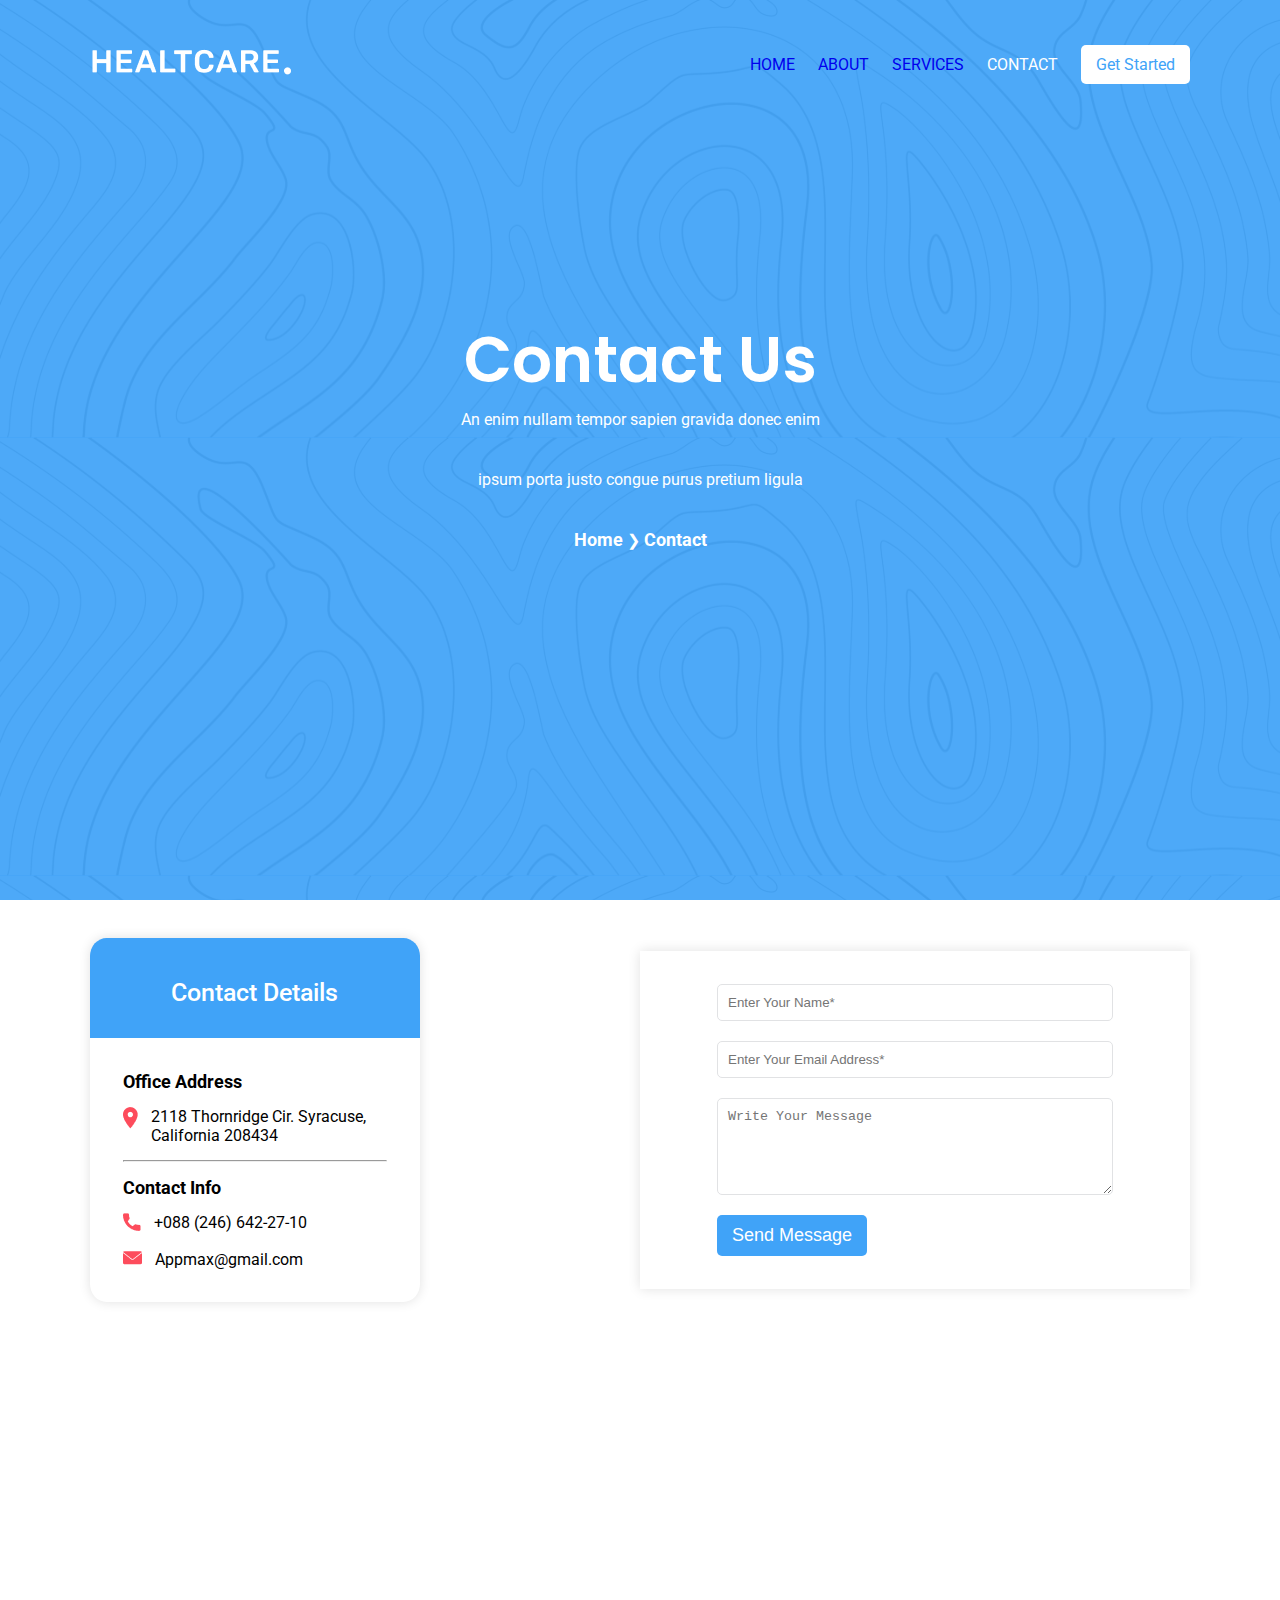
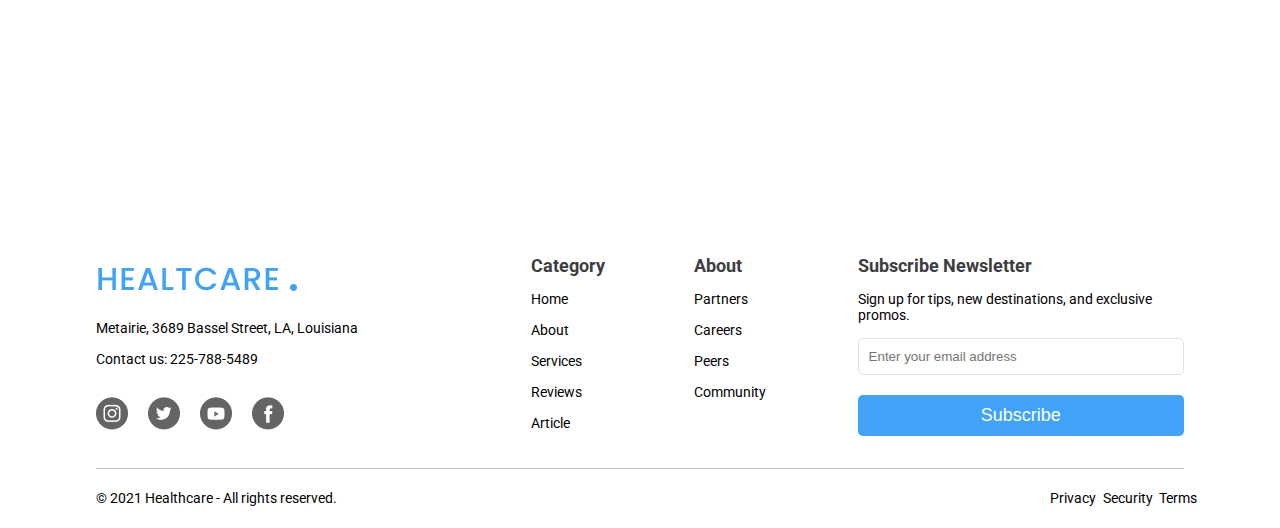
<file: contact/contact.html>
<!DOCTYPE html>
<html lang="en">

<head>
    <meta charset="UTF-8">
    <meta http-equiv="X-UA-Compatible" content="IE=edge">
    <meta name="viewport" content="width=device-width, initial-scale=1.0">
    <title>Contact</title>
    <link rel="shortcut icon" href="../images/Group 19445.png" type="image/x-icon">
    <link rel="stylesheet" href="../css/common_style.css">
    <link rel="stylesheet" href="../css/style_2.css">
</head>

<body>
    <section class="section-1 white blue-bg pd-1">
        <header class="flex">
            <div class="logo">
                <img src="../images/logo-white.png">
            </div>
            <nav class="flex">
                <a href="../index.html">HOME</a>
                <a href="#">ABOUT</a>
                <a href="#">SERVICES</a>
                <a href="#" class="active">CONTACT</a>
                <a href="../dashboard/dashboard.html" class="btn btn-white">Get Started</a>
            </nav>
        </header class="flex-1">
        <div class="content">
            <h1 class="poppins2 contact-us">Contact Us</h1>
            <p>An enim nullam tempor sapien gravida donec enim ipsum porta justo congue purus pretium ligula</p>
            <div>
                <p class="content-homelink white"><a href="/" class="white font4">Home</a> &#10095; <a href="#"
                        class="white font4">Contact</a></p>
            </div>
        </div>
    </section>
    <section class="section-2 white-bg pd-1">
        <div class="container flex n-a-center cont-div">
            <div class="first-card shadow">
                <div class=" cont-details blue-bg white font-6">Contact Details</div>
                <div class="pd-2 contact-details flex-1 ">
                    <div class="office-address font4 mg-buttom">Office Address</div>
                    <div class="flex gap mg-buttom">
                        <div><img src="../images/redmappointer.png"></div>
                        <div>2118 Thornridge Cir. Syracuse,<br> California 208434</div>
                    </div>

                    <hr class="blue mg-buttom">

                    <div class="font4 mg-buttom">Contact Info</div>
                    <div class="flex gap mg-buttom">
                        <div><img src="../images/phonepix.png"></div>
                        <div>+088 (246) 642-27-10</div>
                    </div>
                    <div class="flex gap">
                        <div><img src="../images/mailpix.png"></div>
                        <div>Appmax@gmail.com</div>
                    </div>

                </div>
            </div>

            <div class="contact-form shadow pd-1">
                <form id="contact_form">
                    <input type="text" id="fullName" placeholder="Enter Your Name*" required>
                    <input type="email" id="email" placeholder="Enter Your Email Address*" required>
                    <textarea name="" id="message" cols="30" rows="5" placeholder="Write Your Message"></textarea>
                    <button class="contact-form-button btn btn-blue" type="submit">Send Message</button>
                </form>
            </div>
        </div>
    </section>
    <section class="map-area">
        <iframe
            src="https://www.google.com/maps/embed?pb=!1m18!1m12!1m3!1d126676.58061441814!2d3.2899347398084102!3d7.167186750341961!2m3!1f0!2f0!3f0!3m2!1i1024!2i768!4f13.1!3m3!1m2!1s0x103a4bf6995dfc7f%3A0x6734fcf62892478d!2sAbeokuta!5e0!3m2!1sen!2sng!4v1647601251628!5m2!1sen!2sng"
            width="600" height="450" style="border:0;" allowfullscreen="" loading="lazy"></iframe>
    </section>


    <footer class="white-bg">
        <div class="firstpart">
            <div class="first">
                <div class="mg-buttom"> <img src="../images/logo-2.png" alt=""></div>
                <div class="mg-buttom">Metairie, 3689 Bassel Street, LA, Louisiana</div>
                <div class="mg-buttom">Contact us: 225-788-5489</div>
                <div class="flex d-none">
                    <div class="flex mg-top">
                        <img src="../images/Instagram.png">
                        <img src="../images/Twitter.png">
                        <img src="../images/Youtube.png">
                        <img src="../images/Combined Shape.png">
                    </div>
                </div>
            </div>
            <div class="marg">
                <div class="black font4 mg-buttom">Category</div>
                <div class="mg-buttom">Home</div>
                <div class="mg-buttom">About</div>
                <div class="mg-buttom">Services</div>
                <div class="mg-buttom">Reviews</div>
                <div class="mg-buttom">Article</div>
            </div>
            <div class="marg">
                <div class="black font4 mg-buttom">About</div>
                <div class="mg-buttom">Partners</div>
                <div class="mg-buttom">Careers</div>
                <div class="mg-buttom">Peers</div>
                <div class="mg-buttom">Community</div>
            </div>
            <div class="second">
                <div>
                    <div class="black font4 mg-buttom">Subscribe Newsletter</div>
                    <div class="mg-buttom">Sign up for tips, new destinations, and exclusive promos.</div>
                </div>

                <form action="">
                    <input type="text" placeholder="Enter your email address">
                    <button class="btn btn-blue">Subscribe</button>
                </form>

                <div class=" d-flex flex mg-top">
                    <img src="../images/Instagram.png">
                    <img src="../images/Twitter.png">
                    <img src="../images/Youtube.png">
                    <img src="../images/Combined Shape.png">
                </div>
            </div>
        </div>

        <div class="lastpart">
            <div>© 2021 Healthcare - All rights reserved.</div>
            <div class=".lastpart-text flex gap">
                <div>Privacy</div>
                <div>Security</div>
                <div>Terms</div>
            </div>
        </div>
    </footer>
    <script src="../js/script.js"></script>
</body>

</html>
</file>
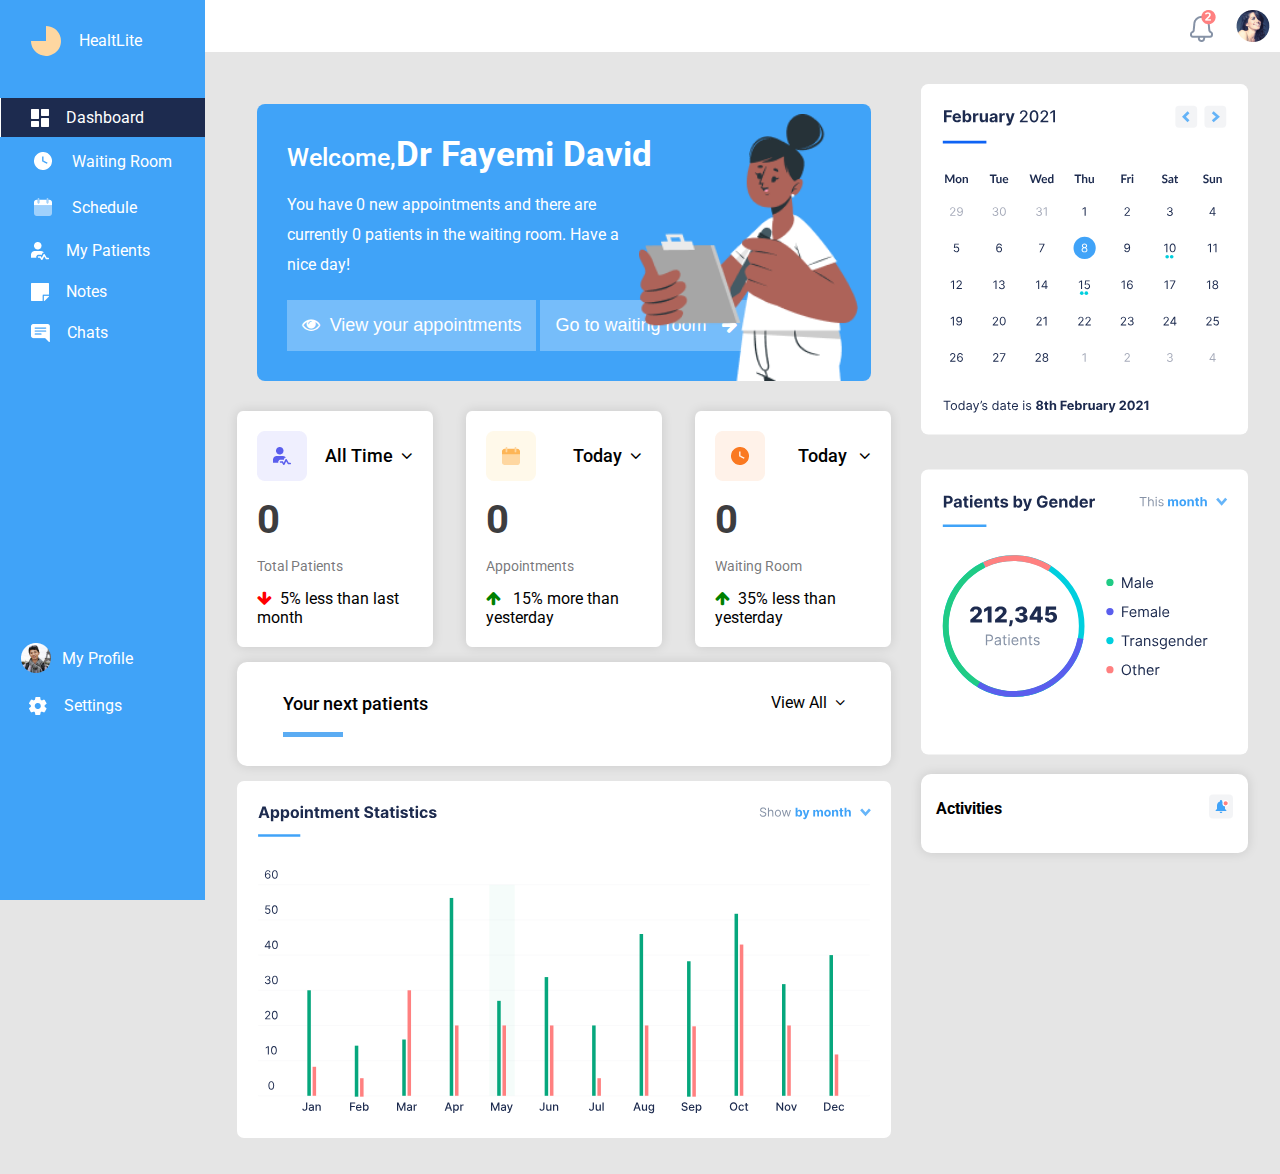
<file: dashboard/dashboard.html>
<!DOCTYPE html>
<html lang="en">

<head>
    <meta charset="UTF-8">
    <meta http-equiv="X-UA-Compatible" content="IE=edge">
    <meta name="viewport" content="width=device-width, initial-scale=1.0">
    <title>Dashboard</title>
    <link rel="shortcut icon" href="../images/Group 19445.png" type="image/x-icon">
    <link rel="stylesheet" href="../css/common_style.css">
    <link rel="stylesheet" href="../css/style_1.css">
    <link rel="stylesheet" href="https://cdnjs.cloudflare.com/ajax/libs/font-awesome/4.7.0/css/font-awesome.min.css">
</head>

<body class="main-bg-color">
    <aside class="blue-bg white">
        <div class="logo-box flex mg-buttom">
            <img src="../images/logo-gan.svg">
            <div><a href="/">HealtLite</a></div>
        </div>
        <nav class="menulist">
            <a href="" class="active">
                <img src="../images/dashboard.png">
                <div>Dashboard</div>
            </a>

            <a href="">
                <img src="../images/waiting room .png">
                <div>Waiting Room</div>
            </a>

            <a href="../schedule/schedule.html">
                <img src="/images/schdule logo.svg">
                <div>Schedule</div>
            </a>

            <a href="">
                <img src="../images/my patients.png">
                <div>My Patients</div>
            </a>

            <a href="">
                <img src="../images/notes.png">
                <div>Notes</div>
            </a>

            <a href="">
                <img src="../images/chats.png">
                <div>Chats</div>
            </a>
        </nav>

        <nav class="menu-buttom">
            <a href="" class="buttom-1">
                <img src="../images/my profile.png">
                <div>My Profile</div>
            </a>

            <a href="" class="buttom-2">
                <img src="../images/settings.png">
                <div>Settings</div>
            </a>
        </nav>
    </aside>

    <main class="">
        <div class="topmost white-bg">
            <div class="flex notification">
                <img src="../images/notification bell.png">
                <img src="../images/notification image.png">
            </div>
        </div>
        <!--  -->
        <section class="grid-container">
           <div class="big-grid">
                <div class="welcome-text-container">
                    <div class="welcome-text blue-bg white pd-2">
                        <h4 class="mg-buttom font-6">Welcome,<span class="font-5">Dr Fayemi David</span></h4>
                        <p class="new-appointments-text line1">You have <span class="scheduledApmnt">0</span> new appointments and there are currently <span class="total-patients">0</span>
                            patients in the waiting room. Have a nice day!</p>
                        <div>
                            <button class="
                            appointments-button"><i class="fa fa-eye"></i>  &nbsp;View your appointments</button>
                            <button class=" appointments-button">Go to waiting room &nbsp; <i class="fa fa-arrow-right"></i></button>
                        </div>
                    </div>
                
                    <img src="../images/character 2.png" class="welcome-image">
                
                </div>
                <!--  -->
                <div class="cards-container flex mg-top">
                    <div class="card shadow white-bg">
                        <div class="flex mg-buttom align">
                            <img src="../images/personchart.png">
                            <p class="font-4">All Time &nbsp;<i class="fa fa-angle-down"></i></p>
                        </div>
                        <p class="black font5 mg-buttom total-patients">0</p>
                        <p class="grey font2 mg-buttom">Total Patients</p>
                            <p> <i class="fa fa-arrow-down red"></i> &nbsp;5% less than last month</p>

                    </div>
                    <div class="card shadow white-bg">
                        <div class="flex mg-buttom align">
                            <img src="../images/Group 11850.png">
                            <p class="font-4">Today &nbsp;<i class="fa fa-angle-down"></i></p>
                        </div>
                        <p class="black font5 mg-buttom scheduledApmnt">0</p>
                        <p class="grey font2 mg-buttom">Appointments</p>
                            <p> <i class="fa fa-arrow-up green"></i> &nbsp; 15% more than yesterday</p>
                    
                        
                    </div>
                    <div class="card shadow white-bg">
                        <div class="flex mg-buttom align">
                            <img src="../images/Group 30799.png">
                            <p class="font-4">Today &nbsp; <i class="fa fa-angle-down"></i> </p>
                        </div> 
                        <p class="black font5 mg-buttom waiting-room">0</p>
                        <p class="grey font2 mg-buttom">Waiting Room</p>
                            <p>  <i class="fa fa-arrow-up green"></i> &nbsp;35% less than yesterday</p>
                    </div>
                </div>
                <div id="patients" class="patients-card">
                    <div class="shadow white-bg p-card pd-1 pt-card">
                        <div class="nxt-pt">
                            <div class="font-4 your-next-patient">Your next patients</div>
                            <div class="">View All &nbsp;<i class="fa fa-angle-down"></i></div>
                        </div>
                        <div id="patient_appoin">
                            
                        </div>

                        
    
                    </div>
                </div>
    
                <div class="bar-chart-div">
                    <img class="bar-chart" src="../images/bar-chart.svg">
                </div>
           </div>

            <div class="small-grid">
                    <div class="calender-div">
                        <img class="calender-div" src="../images/big-calender.svg">
                    </div>


                    <div class="gender-chart-div">
                        <img class="gender-chart" src="../images/patients by gender.svg">
                    </div>

                    <div class="activities white-bg shadow pd-1">
                        <div id="" class="act flex align">
                            <div>
                                <h4>Activities</h4>
                            </div>
                            <div>
                                <img src="../images/blue-bell2.svg">
                            </div>
                        </div>
                        <div class="activity-div">
                            
                        </div>
                    </div>
            </div>
        </section>   
         
    </main>
<script src="../js/script2.js"></script>
</body>

</html>
</file>
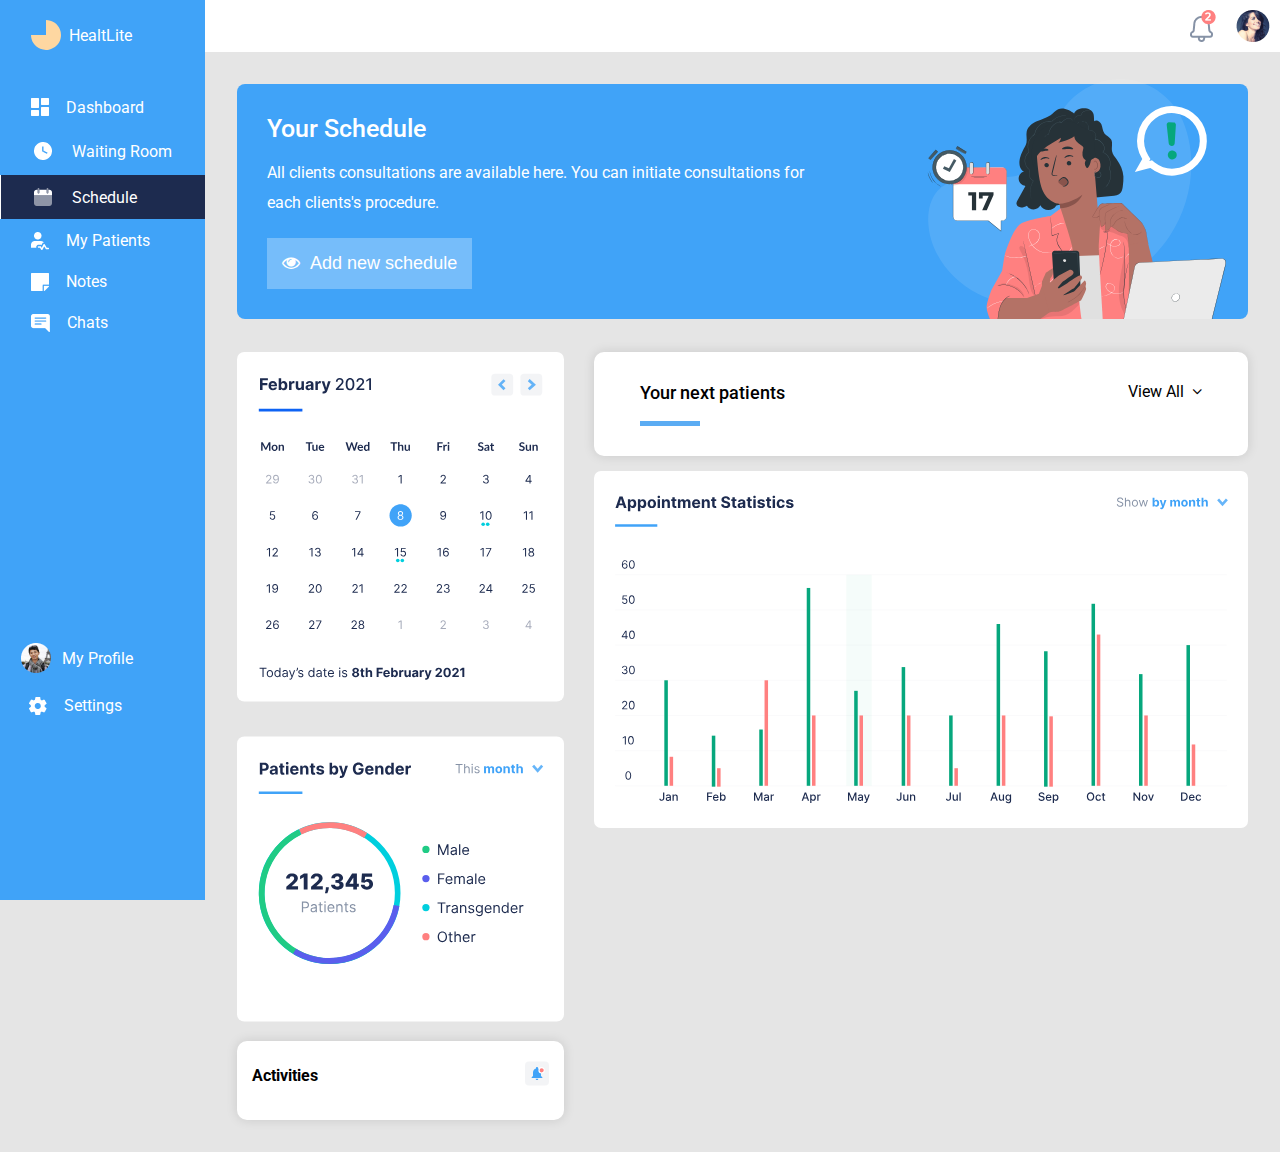
<file: schedule/schedule.html>
<!DOCTYPE html>
<html lang="en">

<head>
    <meta charset="UTF-8">
    <meta http-equiv="X-UA-Compatible" content="IE=edge">
    <meta name="viewport" content="width=device-width, initial-scale=1.0">
    <title>Schedule</title>
    <link rel="shortcut icon" href="../images/Group 19445.png" type="image/x-icon">
    <link rel="stylesheet" href="../css/common_style.css">
    <link rel="stylesheet" href="../css/style_1.css">
    <link rel="stylesheet" href="https://cdnjs.cloudflare.com/ajax/libs/font-awesome/4.7.0/css/font-awesome.min.css">
</head>

<body class="main-bg-color">
    <aside class="blue-bg white">
        <div class="logo-box flex mg-buttom">
            <img src="../images/logo-gan.svg">
            <div>HealtLite</div>
        </div>
        <nav class="menulist">
            <a href="../dashboard/dashboard.html">
                <img src="../images/dashboard.png" alt="">
                <div>Dashboard</div>
            </a>

            <a href="">
                <img src="../images/waiting room .png" alt="">
                <div>Waiting Room</div>
            </a>

            <a href="../schedule/schedule.html" class="active">
                <img src="/images/schdule logo.svg" alt="">
                <div>Schedule</div>
            </a>

            <a href="">
                <img src="../images/my patients.png" alt="">
                <div>My Patients</div>
            </a>

            <a href="">
                <img src="../images/notes.png" alt="">
                <div>Notes</div>
            </a>

            <a href="">
                <img src="../images/chats.png" alt="">
                <div>Chats</div>
            </a>
        </nav>

        <nav class="menu-buttom">
            <a href="" class="buttom-1">
                <img src="../images/my profile.png" alt="">
                <div>My Profile</div>
            </a>

            <a href="" class="buttom-2">
                <img src="../images/settings.png" alt="">
                <div>Settings</div>
            </a>
        </nav>
    </aside>

    <main class="">
        <div class="topmost white-bg">
            <div class="flex notification">
                <img src="../images/notification bell.png">
                <img src="../images/notification image.png">
            </div>
        </div>

        <div class="welcome-text-container">
            <div class="welcome-text blue-bg white pd-2">
                <h4 class="mg-buttom font-6">Your Schedule</h4>
                <p class="new-appointments-text line1">
                    All clients consultations are available here. You can initiate consultations for each clients's procedure.
                </p>
                <div>
                    <button class="
                    appointments-button"><i class="fa fa-eye"></i>  &nbsp;Add new schedule</button>
                </div>
            </div>
            <img src="../images/pana.svg" class="welcome-image">
        </div>

        <section class="grid-container schedule-main-reverse">
            <div class="small-grid">
                <div class="calender-div">
                    <img class="calender-div" src="../images/big-calender.svg" alt="">
                </div>


                <div class="gender-chart-div">
                    <img class="gender-chart" src="../images/patients by gender.svg" alt="">
                </div>

                <div class="activities white-bg shadow pd-1">
                    <div class="act flex align">
                        <div>
                            <h4>Activities</h4>
                        </div>
                        <div>
                            <img src="../images/blue-bell2.svg">
                        </div>
                    </div>
                    <div class="activity-div">
                        
                    </div>
                </div>
        </div>

           <div class="big-grid">
                <div id="patients" class="patients-card">
                    <div class="shadow white-bg p-card pd-1 pt-card">
                        <div class="nxt-pt">
                            <div class="font-4 your-next-patient">Your next patients</div>
                            <div class="">View All &nbsp;<i class="fa fa-angle-down"></i></div>
                        </div>
                        <div id="patient_appoin">
                           
                        </div>
                    </div>
                </div>
    
                <div class="bar-chart-div">
                    <img class="bar-chart" src="../images/bar-chart.svg" alt="">
                </div>
           </div>
        </section>   
         
    </main>
<script src="../js/script2.js"></script>
</body>

</html>
</file>
<file: css/common_style.css>
@import url('https://fonts.googleapis.com/css2?family=Poppins:ital,wght@0,100;0,200;0,300;0,400;0,500;0,600;0,700;0,800;0,900;1,400;1,600;1,800&family=Roboto:ital,wght@0,100;0,300;0,400;0,500;0,700;1,100;1,400;1,700&display=swap');
*{
    margin: 0;
    padding: 0;
    box-sizing: border-box;
}
body{
    font-family: Roboto;
    font-size: 16px;
}
ul li{
    list-style: none;
}
ul li a{
    text-decoration: none;
}
a{
    text-decoration: none;
}
/* COLOURS */
.white{color: rgba(255, 255, 255, 1);}
.blue{color: rgba(64, 163, 248, 1);}
.black{color: rgba(61, 61, 63, 1);}
.grey{color: rgba(61, 61, 63, 0.7);}
.lg-blue{background-color: linear-gradient(rgba(71, 194, 255, 1),rgba(99, 203, 254, 0.65));}
.lg2-blue{background-color: linear-gradient( rgba(64, 163, 248, 1),rgba(43, 89, 255, 1));}
.blue-bg{background-color:rgba(64, 163, 248, 1);}
.lg-blue-bg{background-color: rgba(110, 232, 253, 0.5);}
.lg2-blue-bg{background-color: rgba(228, 243, 255, 1);}
.white-bg{background-color: rgba(255, 255, 255, 1);}
.lg-white{background-image: linear-gradient(rgba(255, 255, 255, 0.88),rgba(250, 250, 250, 1));}
.lg-white2{background-image: linear-gradient(rgba(254, 254, 254, 0),
    rgba(249, 249, 249, 1),
    rgba(254, 254, 254, 0.51));}
.main-bg-color{
    background-color: #E5E5E5;
}
.another-blue{
    background-color: rgba(205, 233, 255, 1);
}
.red{
    color: red;
}
.green{
    color: green;
}
/* box-shadow */
.shadow{
    box-shadow: 0 0 12px 0 rgb(0 0 0 / 12%);  
}    
/* FONTS */
.font1{
    font-size: 12px;
}
.font2{
    font-size: 14px;
    font-weight: 400;
}
.font-2{
    font-size: 18px;
    font-weight: 400;
}
.font3{
    font-size: 16px;
    font-weight: 700;
}
.font4{
    font-size: 18px;
    font-weight: 700;
}
.font-4{
    font-size: 18px;
    font-weight: 500;
}
.font5{
    font-size: 40px;
    font-weight: 700;
}
.font-5{
    font-size: 35px;
    font-weight: 700;
}
.font6{
    font-size: 20px;
    font-weight: 500;
    font-family: Roboto;
}
.font-6{
    font-size: 25px;
    font-weight: 500;
}
.large-font1{
    font-size: 42px;
    font-weight: 500;
    font-family: Roboto;
}
.large-font2{
    font-size: 48px;
    font-weight: 700;
}
.poppins{
    font-size: 16px;
    font-family: Poppins;
    font-weight: 500;
}
.poppins2{
    font-size: 63px;
    font-family: Poppins;
    font-weight: 600;
}
/* LINE HEIGHT */
.line1{
    line-height: 30px;
}
.line2{
    line-height: 40px;
}

/* BUTTONS */
button{
    border: none;
    outline: none;
    font-size: 18px;
}
button:hover, .btn:hover{
    cursor: pointer;
}
.btn{
    text-decoration: none;
    padding: 10px 15px;
    text-align: center;
    border-radius: 5px;

}
.btn-white{
    background-color: rgba(255, 255, 255, 1);
    color: rgba(64, 163, 248, 1);
}
.btn-blue{
    background-color: rgba(64, 163, 248, 1);
    color: rgba(255, 255, 255, 1);
}

/* PADDINGS */
.pd-1{
    padding: 3% 7%;
}
.pd-2{
    padding: 10%;
}
.pd-but{
    padding: 10px;
}
/* MARGINS */
.mg-top{
    margin-top: 15px;
}
.mg-buttom{
    margin-bottom: 15px;
}
.mg-top2{
    margin-top: 10%;
}
/* FLEX */
    .flex{
        display: flex;

    }
    .flex-1{
        display: flex;
        flex-direction: column;
    }
    .align{
        align-items: center;
        justify-content: space-between;
    }
    .align2{
        text-align: center;
    }

    .flex-start {align-items: flex-start;}

    .n-a-center {text-align: unset !important;}
/* GRID */
    .grid1{
        display: grid;
        grid-template-columns: repeat(3,1fr);
        justify-content: space-between;
        align-items: center;
        gap: 10%;
    }
input, textarea {
    padding: 10px;
    border-radius: 5px;
    border: rgba(225, 226, 228, 1) 1px solid;
}

input:not(:last-child), textarea:not(:last-child) {
    margin-bottom: 20px;
}

input:focus, textarea:focus {
    outline: rgba(64, 163, 248, 1) 1px solid;
}

.random{
    text-align: center;
    padding: 10px;
}
.gap{
    gap: 5%;
}
.gap1{
    gap: 3%;
}

@media only screen and (max-width: 280px) {
    body {
        min-width: 280px;
    }
}
</file>
<file: css/style_2.css>
header{
    display: flex;
    justify-content: space-between;
}
nav {
    justify-content: space-between;
    align-items: center;
    list-style: none;
    width: 40%;
    min-width: 400px;
}

nav a{
    text-decoration: none;
    cursor: pointer;
}
nav a:hover{
    color: black;
}

/* CONTACT PAGE STYLES */
.section-1{
    height: 100vmin;
    min-height: 500px;
    position: relative;
}
.content{
    position: absolute;
    top: 50%;
    left: 50%;
    transform: translate(-50%,-50%);
    width: 30%;
    min-width: 400px;
    line-height: 60px;
    text-align: center;
}
.content-homelink:hover{
    color: blue;
    cursor: pointer;
}
.active{color: white;}
.active2{color: rgba(15, 12, 218, 0.5)}
.first-card{
    border-radius: 5%;
    width: 30%;
    overflow: hidden;
}
.contact-form{
    width: 50%;
}
.cont-details{
    height: 100px;
    text-align: center;
    padding: 40px;
}

form{
    display: flex;
    flex-direction: column;
    border-radius: 20%;
}
.contact-form-button{
    width: fit-content;
}
.map-area iframe{
    width: 100%;
    margin-bottom: 3%;
}

input, textarea {
    padding: 10px;
    border-radius: 5px;
    border: rgba(225, 226, 228, 1) 1px solid;
}

input:not(:last-child), textarea:not(:last-child) {
    margin-bottom: 20px;
}

input:focus, textarea:focus {
    outline: rgba(64, 163, 248, 1) 1px solid;
}
.section-1{
    background-image: url(../images/contact\ bg.svg);
}

/* landing page style */
.Home{
    background-image: linear-gradient(to bottom right,rgb(230, 242, 252),rgb(230, 245, 253),#fff,rgba(229, 243, 250, 0.65), rgb(217, 233, 245));
}
.land-section1{
    height: 100vh;
    position: relative;
    min-height: 500px;
}
.land-content1{
    gap: 15px;
    position: absolute;
    z-index: 3;
    width: 30%;
    min-width: 400px;
    top: 60%;
    transform: translateY(-50%);
}

.female-doc {
     /* width: 85%; */
    object-fit: cover;
    position: absolute;
    z-index: 2;
    bottom: 0;
    height: 80%;
    right: 3%;
 }

.contents{
     display: flex;
     justify-content: space-between;
 }
 .book-appointment-btn{
     width: fit-content;
 }
.section2-text{
    display: flex;
    justify-content: center;
    align-content: center;
}
.doc-image{
    width: 50%;
    object-fit: cover;
    padding: 10px 20px;
}
.cards{
    border-radius: 5%;
}
.doc-image img{
    width: 100%;
    height: 20%;
    border-radius: 5%;
}

.container{
    justify-content: space-between;
    align-items: center;
    flex-wrap: wrap;
}

/* 3 easy steps */
.small-card {
    width: 30%;
}

.small-card p {
    text-align: center;
}

.doc-text {
    width: 50%;
}

.doc-text:not(:last-child){
    display: flex;
    flex-direction: column;
    justify-content: space-between;
    align-items: center;
}
.doc-text button{
    margin-top: 20px ;
}

/* SECTION 5 */
.certified-docs{
    align-items: center;
    margin-bottom: 40px;
}

.doc-cards {
    display: grid;
    gap: 3%;
    grid-template-columns: repeat(auto-fit, minmax(200px, 1fr));
}

.doc-cards .docimage{
    width: 100%;
    height: 250px;
    background-repeat: no-repeat;
    background-position: cover;
    background-size: cover;
}
.cards{
    padding: 5px 5px 10px;
    margin-bottom: 40px;
    transition: 0.5s;
}
.cards:hover{
    transform: translateY(-5%);
}

.first-doc{
    background-image: url(../images/firstdoctor.png);
    border-radius: 5%;
}
.second-doc{
    background-image: url(../images/seconddoctor.png);
    border-radius: 5%;
}
.third-doc{
    background-image: url(../images/secondtothelastdoctor.png);
    border-radius: 5%;
}
.fourth-doc{
    background-image: url(../images/lastdoctor.png);
    border-radius: 5%;
}
.explore-button{
    display: block;
    margin: 0 auto;
    text-align: center;
    padding: 20px;
}
.card{
    height: 300px;
    width: 30%;
    position: relative;
    border-radius: 10px;
    overflow: hidden;
    text-align: center;
}
.card-text{
    text-align: center;
    line-height: 20px;
}
.card:hover{
    background-color: rgba(255, 255, 255, 1);
}
.card:hover:after {
    content: " ";
    width: 100%;
    display: block;
    height: 15px;
    background-color: rgba(64, 163, 248, 1);
    position: absolute;
    bottom: 0;
    left: 50%;
    transform: translateX(-50%);
    animation: CBottom 0.7s;
}
.carousel{
    margin: 30px auto 0;
    text-align: center;

}
@keyframes CBottom {
    0% {width: 0;}
    100% {width: 100%;}
}

.sec-imagepart{
    width: 50%;
}
.sec-imagepart img{
    width: 100%;
}
.sec-textpart{
    width: 50%;
}
/* Section 7 */
.client-feedbacks {
    align-items: unset;
    position: relative;
}
.nav-right{
    position: absolute;
    top: 35.8%;
    right: 0;
}
.nav-left{
    position: absolute;
    top: 33%;
    left: 0;
}
.nav-left,.nav-right{
    cursor: pointer;
}

.feedback-card{
    border-radius: 5%;
    width: 30%;
    padding: 20px 30px;
    text-align: center;
}
.feedback-card img{
    border-radius: 50%;
}
.clients{
    text-align: center;
}
.land-section8{
    margin-top: 5%;
}

.smiling-doc-container {
    position: relative;
}

.smiling-doc-container > div {
    padding: 5% 0 5% 5%;
}

.smiling-doc-container > div *{
    position: relative;
    z-index: 3;
}

.smiling-doc-image {
    position: absolute;
    z-index: 2;
    bottom: 0;
    right: 3%;
    height: 120%;
}


/* footer */

footer {
    padding: 0 7.5%;
    font-size: 14px;
}

.firstpart {
    padding: 2% 0;
    display: flex;
    flex-wrap: wrap;
    justify-content: space-between;
}

.firstpart .first {flex: 1;}

.firstpart .second {width: 30%;}

.firstpart .marg {width: 15%;}

.firstpart .marg > div:not(:first-child) {
    cursor: pointer;
}

.firstpart .marg > div:not(:first-child):hover {
    color: rgba(64, 163, 248, 1);
}

form {
    display: flex;
    flex-direction: column;
}

.lastpart {
    border-top: 1px solid rgba(117, 117, 117, 0.46);
    padding: 2% 0;
    display: flex;
    justify-content: space-between;
}

.lastpart-text {
    width: 25%;
    min-width: 200px;
    display: flex;
    justify-content: space-between;
}


footer img,  .app-store img, .tick-icon {
    margin-right: 20px;
    cursor: pointer;
}

.contact-container {
    display: flex;
    justify-content: space-between;
}

.d-flex {
    display: none;
}
/* end of footer */

@media only screen and (max-width: 1024px) {
    .doc-cards {
        grid-template-columns: repeat(auto-fit, minmax(320px, 1fr));
    }
}

/* LANDING PAGE MEDIA QUERY */
@media only screen and (max-width: 850px) {
    .land-section1{
        min-height: unset;
        height: 100vmax;
    }

    .land-content1 {
        width: 90%;
        min-width: unset;
        max-width: 350px;
    }
    .land-content1 h3{font-size: 28px;}
    .land-content1 p{font-size: 16px;}
    .section2-text{font-size: 28px;
    text-align: center;}
    .small-card p{ font-size: 16px;
    line-height: 35px;}
    .doc-text h4{font-size: 28px; 
    text-align: center;}
    .doc-text p{font-size: 16px;}
    .certified-docs h4{font-size: 28px;}
    .certified-docs p{ font-size: 16px;
    line-height: 35px;
    text-align: center;}
    .sec-textpart h4{font-size: 28px;
    text-align: center;}
    .clients h4{font-size: 26px;
    text-align: center;}
    .smiling-doc-container h3{font-size: 28px;}
    .female-doc {
        filter: opacity(0.4);
    }

    .section-1 {
        min-height: unset;
        height: 100vh;
        max-height: 500pxs;
    }

    .logo {
        width: 25%;
        min-width: 120px;
    }

    .logo img {width: 100%;}

    nav {
        min-width: unset;
        width: fit-content;
    }

    header nav > *:not(:last-child) {
        display: none;
    }
    
    .small-card {
        width: 80%;
        margin: 10px auto;
    }

    .doc-text, .doc-image {
        width: 100%;
    }
    .carousel{display: none;}

    .card{
        /* height: 300px; */
        width: 80%;
        max-width: 400px;
        margin: 10px auto;
    }

    .doc-cards > div {
        width: 80%;
        margin: 10px auto;
        max-width: 400px;
    }

    .sec-imagepart{
        width: 100%;
    }
    .sec-textpart{
        width: 100%;
    }

    .feedback-card{
        width: 80%;
        max-width: 380px;
        margin: 10px auto;
    }

    /* contact middle section */
    .first-card{
        width: 80%;
        margin: 15px auto;
    }
    .contact-form{
        width: 80%;
        margin: 15px auto;
    }

    /* footer */
    .firstpart {
        justify-content: space-around;
        text-align: center !important;
    }

    .d-none {display: none;}

    .d-flex {
        display: flex;
        margin: 10px auto 20px;
        width: fit-content;
    }

    .firstpart .marg, .firstpart .second, .firstpart .first {
        width: 100%;
    }

    .firstpart .marg > div:not(:first-child) {
        width: fit-content;
        display: inline-block;
        margin: 0 20px 10px;
    }

    .firstpart .first {
        flex: unset;
    }

    .second form {
        max-width: 400px;
        margin: auto;
    }

    .lastpart {
        display: block;
    }

    .lastpart > div:first-child {
        width: fit-content;
    }

    .lastpart > div {
        margin: 10px auto;
    }  

    .contact-us{
        font-size: 40px;
    }
    
    .content{
        width: 80%;
        min-width: unset;
        max-width: 350px;
    }
    
}


@media only screen and (max-width: 650px){
    .explore-button{padding: 10px;}
    .doc-cards {
        grid-template-columns: auto;
        margin-bottom: 70px;
    }

    .app-store-img {width: 100px;}

    .footer-t .md > div:not(:first-child) {
        margin: 0 10px 10px;
    }
     .land-content1 h3{font-size: 28px;}
    .land-content1 p{font-size: 15px;} 
    .section2-text h4{font-size: 28px;
    }
    .doc-text h4{font-size: 28px; 
    }
    .land-section4 h4{font-size: 28px;}
    .land-section4 p{font-size: 14px;}
    .doc-text p{font-size: 14px;}
    .certified-docs h4{font-size: 28px;}
    .certified-docs p{ font-size: 14px;
    }
    .sec-textpart h4{font-size: 28px;}
    .clients h4{font-size: 28px;
    }
    .smiling-doc-container h3{font-size: 28px;}
    .cards h4{font-size: 20px;}
    .cards p{font-size: 14px;}
    .explore-button{display: none;}
    .carousel{display: none;}
    
}


@media only screen and (max-width:420px) {
    body {
        min-width: 280px;
    }

    .footer-b-child {
        display: none;
    }
     .land-content1 h3{font-size: 20px;}
    .land-content1 p{font-size: 14px;}
    .land-section2 h4{font-size: 20px;
    }
    .land-section3 p{font-size: 18px;}
    .small-card p{ font-size: 14px;
    }
    .land-section3{font-size: 20px;}
    .land-section4 h4{font-size: 18px;}
    .land-section4 p{font-size: 14px;}
    .small-card p{ font-size: 14px;
    }
    .doc-text h4{font-size: 20px; 
    }
    .doc-text p{font-size: 10px;}
    .certified-docs h4{font-size: 20px;}
    .certified-docs p{ font-size: 14px;
    }
    .sec-textpart h4{font-size: 20px;}
    .clients h4{font-size: 20px;
    }
    .smiling-doc-container h3{font-size: 20px;}
    .card img{width: 50px;}
    .sec-imagepart{display: none;}
    .land-section6{margin-top: 50px;}
    .client-feedbacks p{ font-size: 14px;}
    .client-feedbacks h4{font-size: 18px;}
    .nav-left,.nav-right{display: none;}
}
</file>
<file: css/style_1.css>
/* STYLING THE DASHBOARD */
body{
    display: grid;
}

aside {
    width: 16%;
    position: fixed;
    top: 0;
    height: 100vh;
    display: grid;
    grid-template-rows: auto 1fr 30%;
}
aside a {
    display: flex;
    align-items: center;
    text-decoration: none;
    color: inherit;
    margin: 1% auto;
    padding: 10px 0 10px 15%;
    /* transition: 0.5s; */
}

.logo-box {
    padding: 10% 0 10% 15%;
    align-items: center;
}

.buttom-1{
    padding-left: 10%;
}

.buttom-1:hover {
    padding-left: calc(10% - 1px);
}

.buttom-2 {
    padding-left: 14%;
}

.buttom-2:hover {
    padding-left: calc(14% - 1px);
}

aside a img {
    margin-right: 10%;
}

.buttom-1 img, .logo-box img {
    margin-right: 5%;
}
aside nav a.active, aside nav a:hover {
    background-color: rgba(29, 43, 79, 1);
    border-left: 1px solid;
    padding-left: calc(15% - 1px);
}
main{
    margin-left: 16%;
    width: 84%;
}

.notification{
    display: flex;
    justify-content: end;
    gap: 20px;
    padding: 10px;
}
.notification:hover{
    cursor: pointer;
}
.grid-container{
    padding: 3%;
    display: grid;
    grid-template-columns: 2fr 1fr;
    gap: 3%;
}

.schedule-main-reverse {
    grid-template-columns: 1fr 2fr !important;
}

.welcome-text-container {
    position: relative;
    padding: 3% 3% 0;
}
.container{
    justify-content: space-between;
    align-items: center;
    flex-wrap: wrap;
}
.welcome-image {
    position: absolute;
    height: 90%;
    bottom: 0;
    right: 5%;
}

.welcome-text{
    padding: 20px;
    display: flex;
    flex-direction: column;  
    padding: 30px;
    border-radius: 8px;
}
.appointments-button{
    background-color: rgba(255, 255, 255, 0.281);
    color: rgba(255, 255, 255, 1);
    text-align: center;
    padding: 15px;
}
.new-appointments-text{
    width: 60%;
    margin-bottom: 20px;
}
.cards-container{
    display: flex;
    justify-content: space-between;
    align-items: center;
    flex-wrap: wrap;
}
.card{
    width: 30%;
    padding: 20px;
    border-radius: 3%;
    margin: 15px 0;
}
.patients-card{
    margin-bottom: 15px;
}
.pt-card{
    border-radius: 10px;
}
.nxt-pt{
   display: flex;
   justify-content: space-between;
   padding-top: 2%;
}
.calender-div{
    margin: 0 0 15px 0;
}
.gender-chart-div{
    margin: 0 0 15px 0;
}
.bar-chart-div img{
    width: 100%;
}
.small-grid img{
    width: 100%;
}
.your-next-patient:after{
    display: block;
    content: "";
    margin: 18px 0 10px;
    border-bottom: 5px solid rgb(91, 172, 243);
    width: 60px;
    
}

.patient-appointment{
    display: grid;
    grid-template-columns: auto 1fr;
    padding: 2%;
    gap: 10px;
    
}
.patient-info{
    display: grid;
    grid-template-columns: auto 1fr auto;
    padding: 2% 4% 2% 2%;
    background-color:  rgba(134, 146, 166, 0.05);
    border-radius: 10px;
    align-items: center;
    gap: 3%;
}
.activities{
    padding: 20px 15px;
    border-radius: 10px;
}
.activity-div{
    /* display: grid;
    grid-template-columns: auto 1fr;
    gap: 10px; */
    margin: 10px;
}

.activity-div > div {
    padding: 3%;
    background-color: rgba(134, 146, 166, 0.05);
    display: flex;
    gap: 5%;
    margin: 10px 0;
    border-radius: 8px;

}


/* SCHEDULE PAGE STYLE */
.schedule-container{
    display: grid;
    grid-template-columns: 1fr 2fr;
    padding: 3%;
    gap: 3%;
}


/* RESPONSIVENESS */

@media only screen and (max-width:950px){
    nav a div, .logo-box div {
        display: none;
    }

    aside{
        width: 8%;
    }

    .welcome-image {
        filter: opacity(0.3);
    }

    aside a {
        margin: 1% 0;
        padding: 10px 0;
    }

    .buttom-1{
        padding-left: unset;
    }
    
    .buttom-1:hover {
        padding-left: unset;
    }
    
    .buttom-2 {
        padding-left: unset;
    }
    
    .buttom-2:hover {
        padding-left: unset;
    }
    
    aside a img {
        margin-right: unset;
        margin: 0 auto;
    }
    
    .buttom-1 img, .logo-box img {
        margin-right: unset;
        display: block;
        margin: 0 auto;
    }
    aside nav a.active, aside nav a:hover {
        border-left: none;
        padding-left: unset;
    }
    
    .logo-box {
        padding: 10% 10%;
    }

    main{
        margin-left: 8%;
        width: 92%;
    }

    .whole-body {
        display: block;
    } 
    .grid-container{
        display: block;
    }
    .calender-div{
        width: 47.5%;
    }
    .gender-chart-div{
        width: 47.5%;
    }
    .small-grid{
        margin-top: 20px;
        display: flex;
        flex-wrap: wrap;
        justify-content: space-between;
    }
    .activities{
        width: 100%;
    }

    .patients-card{
        margin-top: 15px;
    }
}

@media only screen  and (max-width: 650px) {
    aside {
        height: fit-content;
        width: 100%;
        top: unset;
        bottom: 0;
        z-index: 5;
    }

    aside > *:first-child, aside > *:last-child {
        display: none;
    }

    aside nav {
        padding: 0 7.5%;
        display: flex;
        justify-content: space-between;
    }

    aside a {
        margin: 0;
        padding: 10px;
    }

    main{
        margin-left: 0;
        width: 100%;
    }
    .cards-container{
        display: block;
    }
    .card{
        width: 65%;
        min-width: 250px;
        margin:  15px auto;
    }
    .welcome-text-container{
        min-width:50%;
    }
    .welcome-text h4{
        font-size: 25px;
    }
    .appointments-button{
        padding: 10px;
        margin: 10px auto;
    }
    .welcome-text h4 {
        font-size: 20px;
    }
    .card .total-patients{font-size: 25px;}
    .scheduledApmnt{font-size: 25px;}
    .waiting-room{font-size: 25px;}
}
</file>
